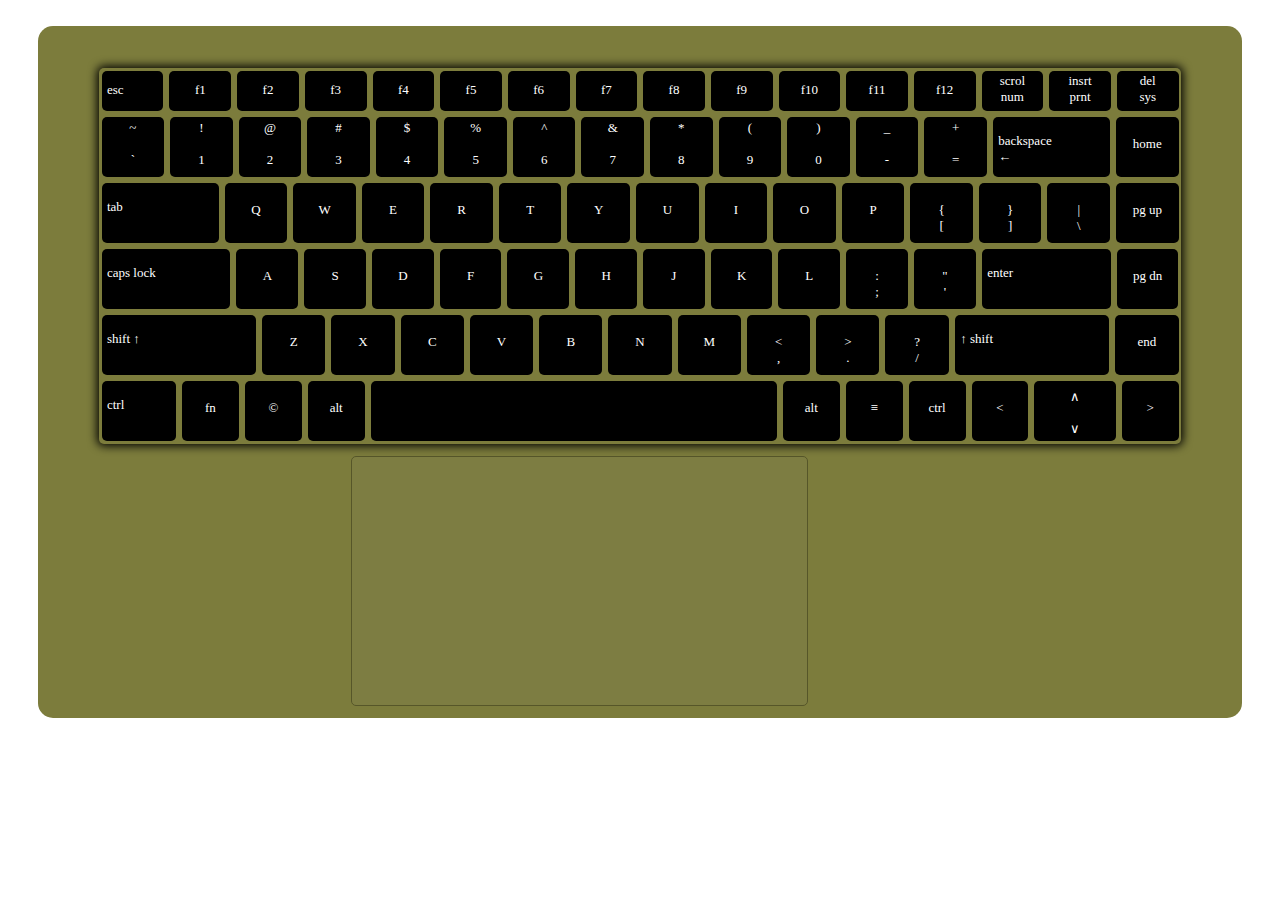
<file: index.html>
<!DOCTYPE html>
<html lang="en">
<head>
    <meta charset="UTF-8">
    <meta http-equiv='X-UA-Compatible' content='IE=edge'>
    <meta name="viewport" content="width=device-width, initial-scale=1.0">
    <title> HP KeyBoard</title>
    <link rel='stylesheet' type='text/css' media='screen' href='keyboardStyleSheet.css'>
</head>
<body>
<div class="pheripheral">
    <div class="keyboard">
    <div class="wrap">
        <div class="row one">
            <div class="esc key">
                esc
            </div>
            <div class="function key">
                f1
            </div>
            <div class="function key">
                f2
            </div>
            <div class="function key">
                f3
            </div>
            <div class="function key">
                f4
            </div>
            <div class="function key">
                f5
            </div>
            <div class="function key">
                f6
            </div>
            <div class="function key">
                f7
            </div>
            <div class="function key">
                f8
            </div>
            <div class="function key">
                f9
            </div>
            <div class="function key">
                f10
            </div>
            <div class="function key">
                f11
            </div>
            <div class="function key">
                f12
            </div>
            <div class="fn key">
                scrol <br> num
            </div>
      <!--  <div class="fn key">
                pause <br> break
            </div> -->
            <div class="fn key">
                insrt <br> prnt
            </div>
            <div class="fn key">
                del <br> sys
            </div>
        </div>
        <div class="row two">
            <div class="alpha key">
                ~ <br> <br> `
            </div>
            <div class="alpha key">
                ! <br> <br> 1
            </div>
            <div class="alpha key">
                @ <br> <br> 2
            </div>
            <div class="alpha key">
                # <br> <br> 3
            </div>
            <div class="alpha key">
                $ <br> <br> 4
            </div>
            <div class="alpha key">
                % <br> <br> 5
            </div>
            <div class="alpha key">
                ^ <br> <br> 6
            </div>
            <div class="alpha key">
                & <br> <br> 7
            </div>
            <div class="alpha key">
                * <br> <br> 8
            </div>
            <div class="alpha key">
                ( <br> <br> 9
            </div>
            <div class="alpha key">
                ) <br> <br> 0
            </div>
            <div class="alpha key">
                _ <br> <br> -
            </div>
            <div class="alpha key">
                + <br> <br> =
            </div>
            <div class="back key">
                <br> backspace <br> &#8592;
            </div>
            <div class="alpha key">
                <br> home
            </div>
        </div>
        <div class="row three">
            <div class="tab key">
                <br> tab
            </div>
            <div class="alpha key">
                <br> Q
            </div>
            <div class="alpha key">
                <br> W
            </div>
            <div class="alpha key">
                <br> E
            </div>
            <div class="alpha key">
                <br> R
            </div>
            <div class="alpha key">
                <br> T
            </div>
            <div class="alpha key">
                <br> Y
            </div>
            <div class="alpha key">
                <br> U
            </div>
            <div class="alpha key">
                <br> I
            </div>
            <div class="alpha key">
                <br> O
            </div>
            <div class="alpha key">
                <br> P
            </div>
            <div class="alpha key">
                <br> { <br> [
            </div>
            <div class="alpha key">
                <br> } <br> ]
            </div>
            <div class="alpha key">
                <br> | <br> \
            </div>
            <div class="alpha key">
                <br> pg up
            </div>
        </div>
        <div class="row four">
            <div class="caps key">
                <br> caps lock
            </div>
            <div class="alpha key">
                <br> A
            </div>
            <div class="alpha key">
                <br> S
            </div>
            <div class="alpha key">
                <br> D
            </div>
            <div class="alpha key">
                <br> F
            </div>
            <div class="alpha key">
                <br> G
            </div>
            <div class="alpha key">
                <br> H
            </div>
            <div class="alpha key">
                <br> J
            </div>
            <div class="alpha key">
                <br> K
            </div>
            <div class="alpha key">
                <br> L
            </div>
            <div class="alpha key">
                <br> : <br> ;
            </div>
            <div class="alpha key">
                <br> " <br> '
            </div>
            <div class="enter key">
                <br> enter
            </div>
            <div class="alpha key">
                <br> pg dn
            </div>
        </div>
        <div class="row five">
            <div class="shift key">
                <br> shift &#8593;
            </div>
            <div class="alpha key">
                <br> Z
            </div>
            <div class="alpha key">
                <br> X
            </div>
            <div class="alpha key">
                <br> C
            </div>
            <div class="alpha key">
                <br> V
            </div>
            <div class="alpha key">
                <br>B
            </div>
            <div class="alpha key">
                <br> N
            </div>
            <div class="alpha key">
                <br> M
            </div>
            <div class="alpha key">
                <br> < <br> ,
            </div>
            <div class="alpha key">
                <br> > <br> .
            </div>
            <div class="alpha key">
                <br> ? <br> /
            </div>
            <div class="shift key">
                <br> &#8593; shift
            </div>
            <div class="alpha key">
                <br> end
            </div>
        </div>
        <div class="row six">
            <div class="ctrl key">
                <br> ctrl
            </div>
            <div class="alpha key">
                <br> fn
            </div>
            <div class="alpha key">
                <br> &#169;
            </div>
            <div class="alpha key">
                <br> alt
            </div>
            <div class="space key">
                <br> &nbsp;
            </div>
            <div class="alpha key">
                <br> alt
            </div>
            <div class="alpha key">
                <br> &#8801;
            </div>
            <div class="alpha key">
                <br> ctrl
            </div>
            <div class="alpha key dir">
                <br> &#60;
            </div>
            <div class="direction key">
                &#8743; <br> <br> &#8744;
            </div>
            <div class="alpha key dir">
                <br> &#62;
            </div>
        </div>
    </div>
    </div>
    <div class="touchpad">
        &nbsp;
    </div>
</div>
</body>
</html>
</file>
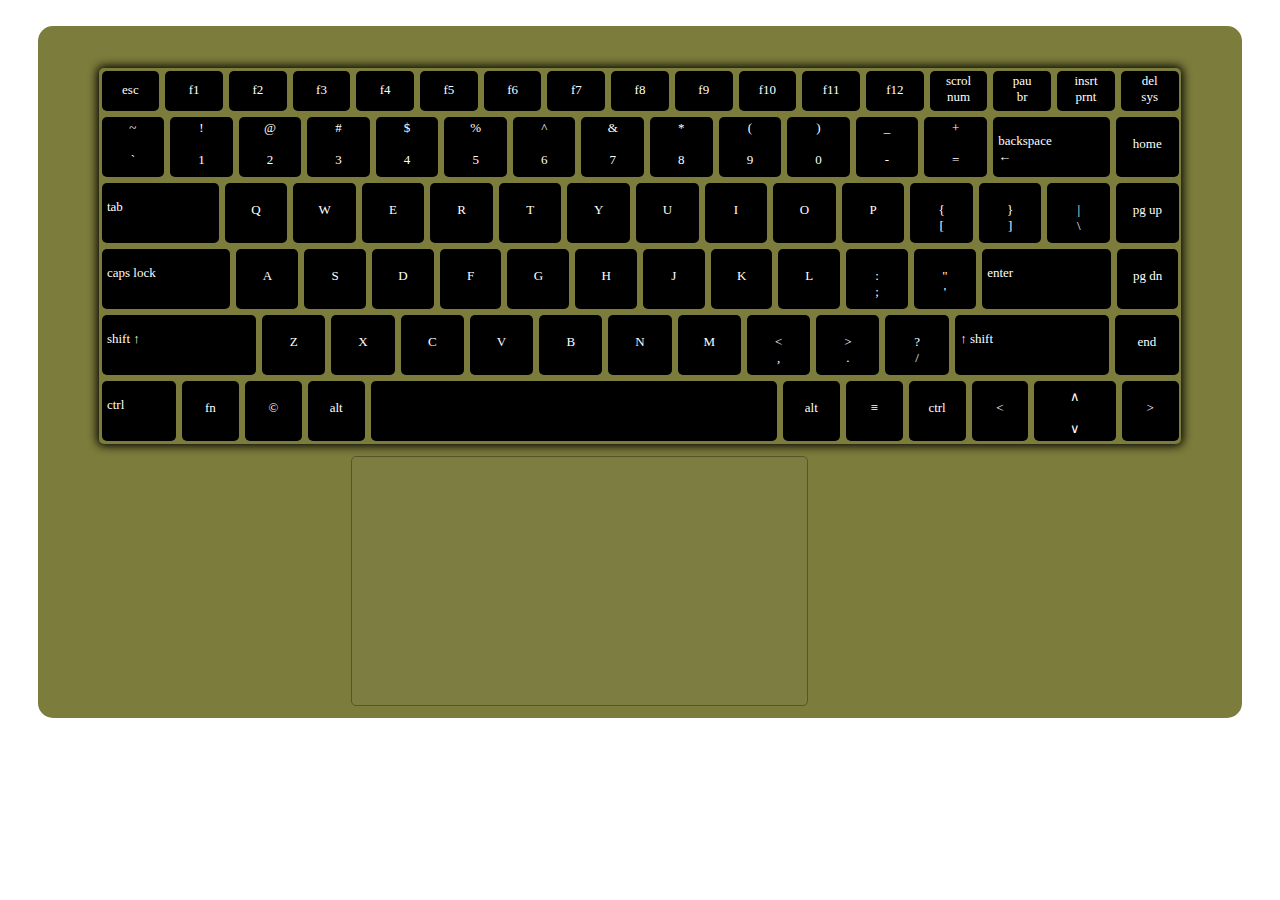
<file: keyboard.html>
<!DOCTYPE html>
<html lang="en">
<head>
    <meta charset="UTF-8">
    <meta http-equiv='X-UA-Compatible' content='IE=edge'>
    <meta name="viewport" content="width=device-width, initial-scale=1.0">
    <title> HP KeyBoard</title>
    <link rel='stylesheet' type='text/css' media='screen' href='keyboardStyleSheet.css'>
</head>
<body>
<div class="pheripheral">
    <div class="keyboard">
    <div class="wrap">
        <div class="row one">
            <div class="function key">
                esc
            </div>
            <div class="function key">
                f1
            </div>
            <div class="function key">
                f2
            </div>
            <div class="function key">
                f3
            </div>
            <div class="function key">
                f4
            </div>
            <div class="function key">
                f5
            </div>
            <div class="function key">
                f6
            </div>
            <div class="function key">
                f7
            </div>
            <div class="function key">
                f8
            </div>
            <div class="function key">
                f9
            </div>
            <div class="function key">
                f10
            </div>
            <div class="function key">
                f11
            </div>
            <div class="function key">
                f12
            </div>
            <div class="fn key">
                scrol <br> num
            </div>
            <div class="fn key">
                pau <br> br
            </div>
            <div class="fn key">
                insrt <br> prnt
            </div>
            <div class="fn key">
                del <br> sys
            </div>
        </div>
        <div class="row two">
            <div class="alpha key">
                ~ <br> <br> `
            </div>
            <div class="alpha key">
                ! <br> <br> 1
            </div>
            <div class="alpha key">
                @ <br> <br> 2
            </div>
            <div class="alpha key">
                # <br> <br> 3
            </div>
            <div class="alpha key">
                $ <br> <br> 4
            </div>
            <div class="alpha key">
                % <br> <br> 5
            </div>
            <div class="alpha key">
                ^ <br> <br> 6
            </div>
            <div class="alpha key">
                & <br> <br> 7
            </div>
            <div class="alpha key">
                * <br> <br> 8
            </div>
            <div class="alpha key">
                ( <br> <br> 9
            </div>
            <div class="alpha key">
                ) <br> <br> 0
            </div>
            <div class="alpha key">
                _ <br> <br> -
            </div>
            <div class="alpha key">
                + <br> <br> =
            </div>
            <div class="back key">
                <br> backspace <br> &#8592;
            </div>
            <div class="alpha key">
                <br> home
            </div>
        </div>
        <div class="row three">
            <div class="tab key">
                <br> tab
            </div>
            <div class="alpha key">
                <br> Q
            </div>
            <div class="alpha key">
                <br> W
            </div>
            <div class="alpha key">
                <br> E
            </div>
            <div class="alpha key">
                <br> R
            </div>
            <div class="alpha key">
                <br> T
            </div>
            <div class="alpha key">
                <br> Y
            </div>
            <div class="alpha key">
                <br> U
            </div>
            <div class="alpha key">
                <br> I
            </div>
            <div class="alpha key">
                <br> O
            </div>
            <div class="alpha key">
                <br> P
            </div>
            <div class="alpha key">
                <br> { <br> [
            </div>
            <div class="alpha key">
                <br> } <br> ]
            </div>
            <div class="alpha key">
                <br> | <br> \
            </div>
            <div class="alpha key">
                <br> pg up
            </div>
        </div>
        <div class="row four">
            <div class="caps key">
                <br> caps lock
            </div>
            <div class="alpha key">
                <br> A
            </div>
            <div class="alpha key">
                <br> S
            </div>
            <div class="alpha key">
                <br> D
            </div>
            <div class="alpha key">
                <br> F
            </div>
            <div class="alpha key">
                <br> G
            </div>
            <div class="alpha key">
                <br> H
            </div>
            <div class="alpha key">
                <br> J
            </div>
            <div class="alpha key">
                <br> K
            </div>
            <div class="alpha key">
                <br> L
            </div>
            <div class="alpha key">
                <br> : <br> ;
            </div>
            <div class="alpha key">
                <br> " <br> '
            </div>
            <div class="enter key">
                <br> enter
            </div>
            <div class="alpha key">
                <br> pg dn
            </div>
        </div>
        <div class="row five">
            <div class="shift key">
                <br> shift &#8593;
            </div>
            <div class="alpha key">
                <br> Z
            </div>
            <div class="alpha key">
                <br> X
            </div>
            <div class="alpha key">
                <br> C
            </div>
            <div class="alpha key">
                <br> V
            </div>
            <div class="alpha key">
                <br>B
            </div>
            <div class="alpha key">
                <br> N
            </div>
            <div class="alpha key">
                <br> M
            </div>
            <div class="alpha key">
                <br> < <br> ,
            </div>
            <div class="alpha key">
                <br> > <br> .
            </div>
            <div class="alpha key">
                <br> ? <br> /
            </div>
            <div class="shift key">
                <br> &#8593; shift
            </div>
            <div class="alpha key">
                <br> end
            </div>
        </div>
        <div class="row six">
            <div class="ctrl key">
                <br> ctrl
            </div>
            <div class="alpha key">
                <br> fn
            </div>
            <div class="alpha key">
                <br> &#169;
            </div>
            <div class="alpha key">
                <br> alt
            </div>
            <div class="space key">
                <br> &nbsp;
            </div>
            <div class="alpha key">
                <br> alt
            </div>
            <div class="alpha key">
                <br> &#8801;
            </div>
            <div class="alpha key">
                <br> ctrl
            </div>
            <div class="alpha key dir">
                <br> &#60;
            </div>
            <div class="direction key">
                &#8743; <br> <br> &#8744;
            </div>
            <div class="alpha key dir">
                <br> &#62;
            </div>
        </div>
    </div>
    </div>
    <div class="touchpad">
        &nbsp;
    </div>
</div>
</body>
</html>
</file>
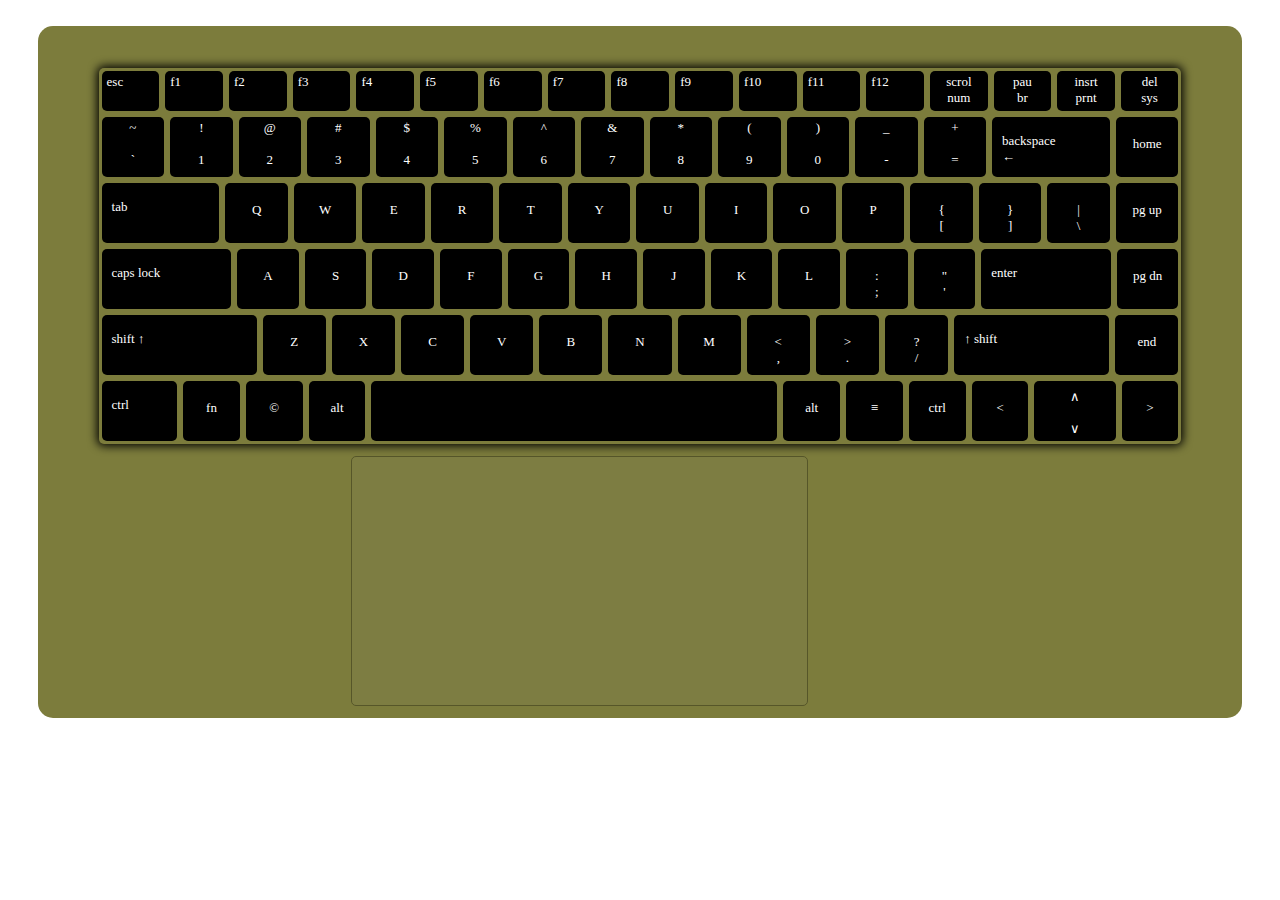
<file: KeyBoard/keyboard.html>
<!DOCTYPE html>
<html lang="en">
<head>
    <meta charset="UTF-8">
    <meta http-equiv='X-UA-Compatible' content='IE=edge'>
    <meta name="viewport" content="width=device-width, initial-scale=1.0">
    <title> HP KeyBoard</title>
    <link rel='stylesheet' type='text/css' media='screen' href='keyboardStyleSheet.css'>
</head>
<body>
<div class="pheripheral">
    <div class="keyboard">
    <div class="wrap">
        <div class="row one">
            <div class="function key">
                esc
            </div>
            <div class="function key">
                f1
            </div>
            <div class="function key">
                f2
            </div>
            <div class="function key">
                f3
            </div>
            <div class="function key">
                f4
            </div>
            <div class="function key">
                f5
            </div>
            <div class="function key">
                f6
            </div>
            <div class="function key">
                f7
            </div>
            <div class="function key">
                f8
            </div>
            <div class="function key">
                f9
            </div>
            <div class="function key">
                f10
            </div>
            <div class="function key">
                f11
            </div>
            <div class="function key">
                f12
            </div>
            <div class="fn key">
                scrol <br> num
            </div>
            <div class="fn key">
                pau <br> br
            </div>
            <div class="fn key">
                insrt <br> prnt
            </div>
            <div class="fn key">
                del <br> sys
            </div>
        </div>
        <div class="row two">
            <div class="alpha key">
                ~ <br> <br> `
            </div>
            <div class="alpha key">
                ! <br> <br> 1
            </div>
            <div class="alpha key">
                @ <br> <br> 2
            </div>
            <div class="alpha key">
                # <br> <br> 3
            </div>
            <div class="alpha key">
                $ <br> <br> 4
            </div>
            <div class="alpha key">
                % <br> <br> 5
            </div>
            <div class="alpha key">
                ^ <br> <br> 6
            </div>
            <div class="alpha key">
                & <br> <br> 7
            </div>
            <div class="alpha key">
                * <br> <br> 8
            </div>
            <div class="alpha key">
                ( <br> <br> 9
            </div>
            <div class="alpha key">
                ) <br> <br> 0
            </div>
            <div class="alpha key">
                _ <br> <br> -
            </div>
            <div class="alpha key">
                + <br> <br> =
            </div>
            <div class="back key">
                <br> backspace <br> &#8592;
            </div>
            <div class="alpha key">
                <br> home
            </div>
        </div>
        <div class="row three">
            <div class="tab key">
                <br> tab
            </div>
            <div class="alpha key">
                <br> Q
            </div>
            <div class="alpha key">
                <br> W
            </div>
            <div class="alpha key">
                <br> E
            </div>
            <div class="alpha key">
                <br> R
            </div>
            <div class="alpha key">
                <br> T
            </div>
            <div class="alpha key">
                <br> Y
            </div>
            <div class="alpha key">
                <br> U
            </div>
            <div class="alpha key">
                <br> I
            </div>
            <div class="alpha key">
                <br> O
            </div>
            <div class="alpha key">
                <br> P
            </div>
            <div class="alpha key">
                <br> { <br> [
            </div>
            <div class="alpha key">
                <br> } <br> ]
            </div>
            <div class="alpha key">
                <br> | <br> \
            </div>
            <div class="alpha key">
                <br> pg up
            </div>
        </div>
        <div class="row four">
            <div class="caps key">
                <br> caps lock
            </div>
            <div class="alpha key">
                <br> A
            </div>
            <div class="alpha key">
                <br> S
            </div>
            <div class="alpha key">
                <br> D
            </div>
            <div class="alpha key">
                <br> F
            </div>
            <div class="alpha key">
                <br> G
            </div>
            <div class="alpha key">
                <br> H
            </div>
            <div class="alpha key">
                <br> J
            </div>
            <div class="alpha key">
                <br> K
            </div>
            <div class="alpha key">
                <br> L
            </div>
            <div class="alpha key">
                <br> : <br> ;
            </div>
            <div class="alpha key">
                <br> " <br> '
            </div>
            <div class="enter key">
                <br> enter
            </div>
            <div class="alpha key">
                <br> pg dn
            </div>
        </div>
        <div class="row five">
            <div class="shift key">
                <br> shift &#8593;
            </div>
            <div class="alpha key">
                <br> Z
            </div>
            <div class="alpha key">
                <br> X
            </div>
            <div class="alpha key">
                <br> C
            </div>
            <div class="alpha key">
                <br> V
            </div>
            <div class="alpha key">
                <br>B
            </div>
            <div class="alpha key">
                <br> N
            </div>
            <div class="alpha key">
                <br> M
            </div>
            <div class="alpha key">
                <br> < <br> ,
            </div>
            <div class="alpha key">
                <br> > <br> .
            </div>
            <div class="alpha key">
                <br> ? <br> /
            </div>
            <div class="shift key">
                <br> &#8593; shift
            </div>
            <div class="alpha key">
                <br> end
            </div>
        </div>
        <div class="row six">
            <div class="ctrl key">
                <br> ctrl
            </div>
            <div class="alpha key">
                <br> fn
            </div>
            <div class="alpha key">
                <br> &#169;
            </div>
            <div class="alpha key">
                <br> alt
            </div>
            <div class="space key">
                <br> &nbsp;
            </div>
            <div class="alpha key">
                <br> alt
            </div>
            <div class="alpha key">
                <br> &#8801;
            </div>
            <div class="alpha key">
                <br> ctrl
            </div>
            <div class="alpha key dir">
                <br> &#60;
            </div>
            <div class="direction key">
                &#8743; <br> <br> &#8744;
            </div>
            <div class="alpha key dir">
                <br> &#62;
            </div>
        </div>
    </div>
    </div>
    <div class="touchpad">
        &nbsp;
    </div>
</div>
</body>
</html>
</file>
<file: keyboardStyleSheet.css>
*{
    box-sizing: border-box;
}
body{
    background-color: white;
    margin: 2% 3% auto 3%;
}
.pheripheral{
    background-color: rgb(124, 124, 60);
    color: white;
    border-radius: 15px;
    width: 100%;
    height: auto;
    padding-top: 3.5%;
    padding-bottom: 1%;
}
.keyboard{
    margin: auto 5% 1% 5%;
}
.wrap{
    border-radius: 5px;
    box-shadow: 0px 0px 10px 2px black;
}
.row{
    display: flex;
    flex-wrap: nowrap;
}
.key{
    background-color: black;
    margin: 3px;
    border-radius: 5px;
    font-size: small;
    cursor: pointer;
}
.esc{
    padding-top: 1%;
    padding-left: 0.5%;
    height: 40px;
    width: 6%;
}
.function{
    padding-top: 1%;
    text-align: center;
    height: 40px;
    width: 6%;
}
.fn{
    padding-top: 0.2%;
    text-align: center;
    height: 40px;
    width: 6%;
}
.alpha{
    text-align: center;
    padding-top: 3px;
    height: 60px;
    width: 7%;
}
.back, .tab{
    padding-left: 0.5%;
    height: 60px;
    width: 13%;
}
.caps, .enter{
    padding-left: 0.5%;
    height: 60px;
    width: 14.5%;
}
.shift{
    padding-left: 0.5%;
    height: 60px;
    width: 17%;
}
.ctrl{
    padding-left: 0.5%;
    height: 60px;
    width: 9%;
}
.space{
    height: 60px;
    width: 50%;
}
.direction{
    text-align: center;
    padding-top: 8px;
    height: 60px;
    width: 10%;
}
.touchpad{
    background-color: rgb(130, 130, 80);
    opacity: 0.3;
    border: 0.5px solid black;
    margin-left: 26%;
    border-radius: 5px;
    height: 250px;
    width: 38%;
}
</file>
<file: KeyBoard/keyboardStyleSheet.css>
*{
    box-sizing: border-box;
}
body{
    background-color: white;
    margin: 2% 3% auto 3%;
}
.pheripheral{
    background-color: rgb(124, 124, 60);
    color: white;
    border-radius: 15px;
    width: 100%;
    height: auto;
    padding-top: 3.5%;
    padding-bottom: 1%;
}
.keyboard{
    margin: auto 5% 1% 5%;
}
.wrap{
    border-radius: 5px;
    box-shadow: 0px 0px 10px 2px black;
}
.row{
    display: flex;
    flex-wrap: nowrap;
}
.key{
    background-color: black;
    margin: 3px;
    border-radius: 5px;
    font-size: small;
    cursor: pointer;
}
.function{
    padding-top: 3px;
    padding-left: 5px;
    height: 40px;
    width: 5.5%;
}
.fn{
    padding-top: 3px;
    text-align: center;
    height: 40px;
    width: 5.5%;
}
.alpha{
    text-align: center;
    padding-top: 3px;
    height: 60px;
    width: 7%;
}
.back, .tab{
    padding-left: 10px;
    height: 60px;
    width: 13%;
}
.caps, .enter{
    padding-left: 10px;
    height: 60px;
    width: 14.5%;
}
.shift{
    padding-left: 10px;
    height: 60px;
    width: 17%;
}
.ctrl{
    padding-left: 10px;
    height: 60px;
    width: 9%;
}
.space{
    height: 60px;
    width: 50%;
}
.direction{
    text-align: center;
    padding-top: 8px;
    height: 60px;
    width: 10%;
}
.touchpad{
    background-color: rgb(130, 130, 80);
    opacity: 0.3;
    border: 0.5px solid black;
    margin-left: 26%;
    border-radius: 5px;
    height: 250px;
    width: 38%;
}
</file>
